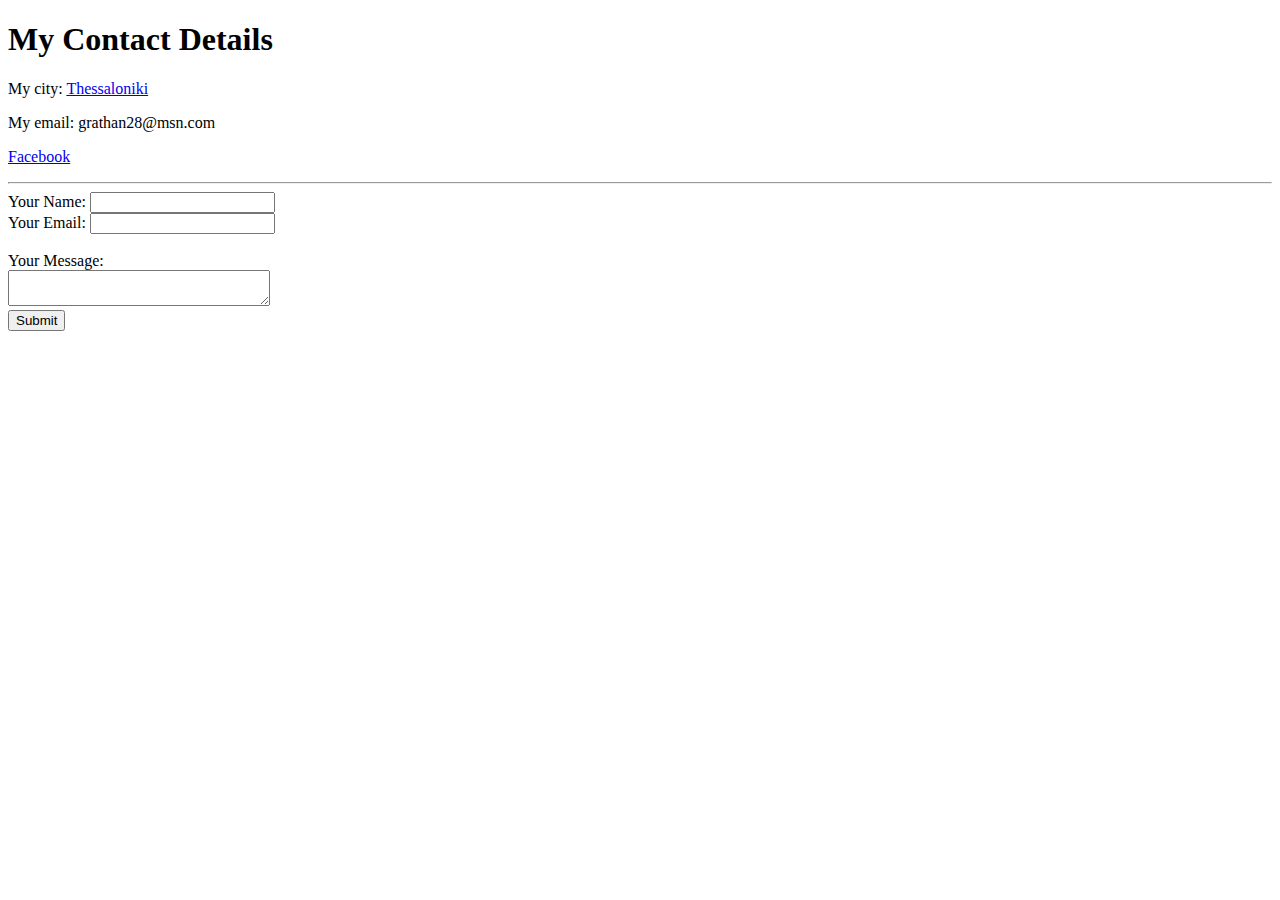
<file: Contact-me.html>
<!DOCTYPE html>
<html lang="en" dir="ltr">
  <head>
    <meta charset="utf-8">
    <title></title>
  </head>
  <body>
    <h1>My Contact Details</h1>
    <p>
      My city: <a href="https://en.wikipedia.org/wiki/Thessaloniki">Thessaloniki</a>
      </p>
      <p>
        My email: grathan28@msn.com
        </p>
        <p>
          <a href="https://www.facebook.com">Facebook</a>
          </p>
          <hr />

        <form action="mailto:grathan28@msn.com" method="post" enctype="text/plain">
          <label>Your Name:</label>
          <input type="text" name="yourName" value="" />
          <br />
          <label>Your Email:</label>
          <input type="email" name="yourEmail" value="" />
          <br /><br />
          <label>Your Message:</label><br />
          <textarea name="yourMessage" row="10" cols="30"></textarea><br />
          <input type="submit" name="" />
        </form>

  </body>
</html>
</file>
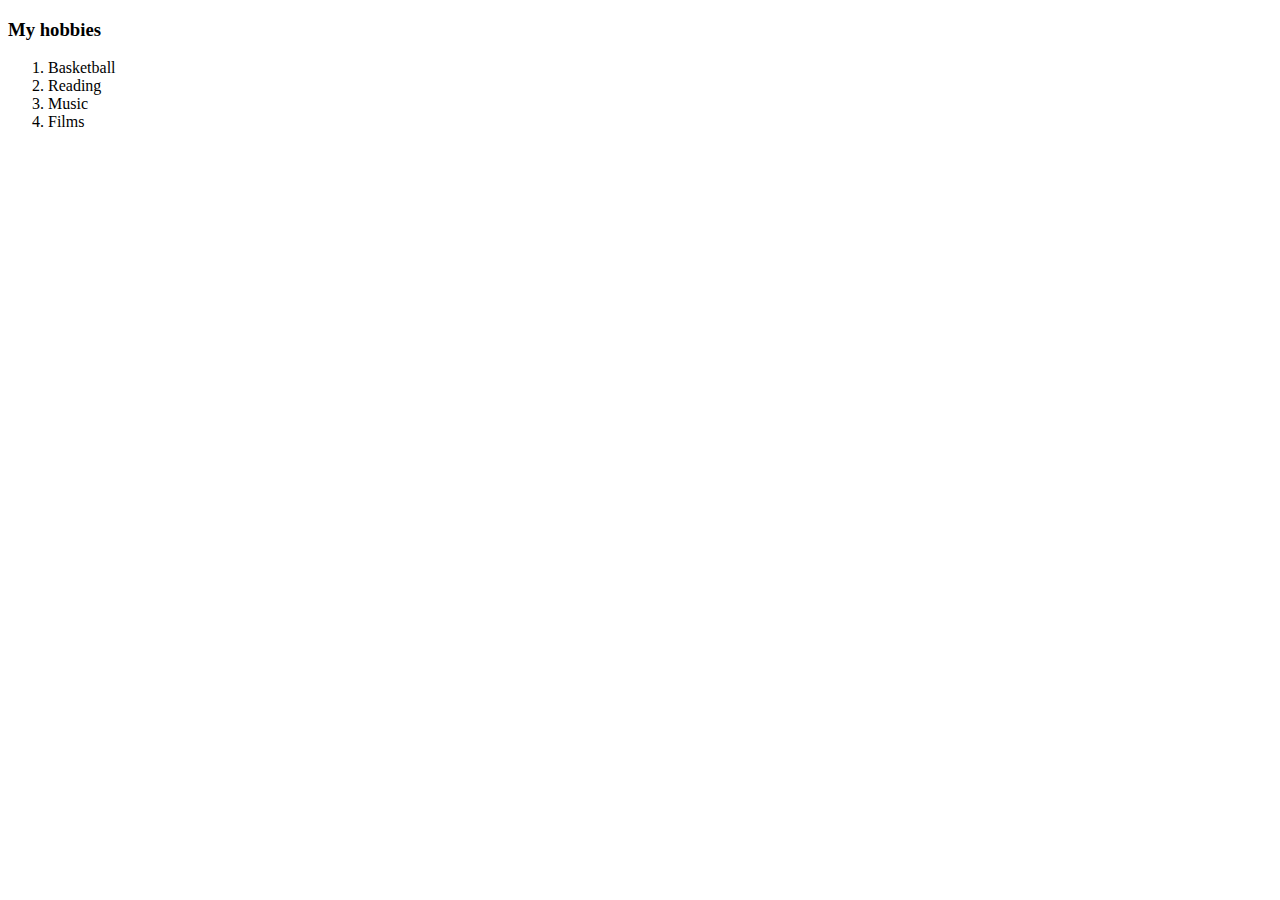
<file: hobbies.html>
<!DOCTYPE html>
<html lang="en" dir="ltr">

<head>
  <meta charset="utf-8">
  <title>My hobbies</title>
</head>

<body>
  <h3>My hobbies</h3>
  <ol>
    <li>
      Basketball
    </li>
    <li>
      Reading
    </li>
    <li>
      Music
    </li>
    <li>
      Films
    </li>
  </ol>
</body>

</html>
</file>
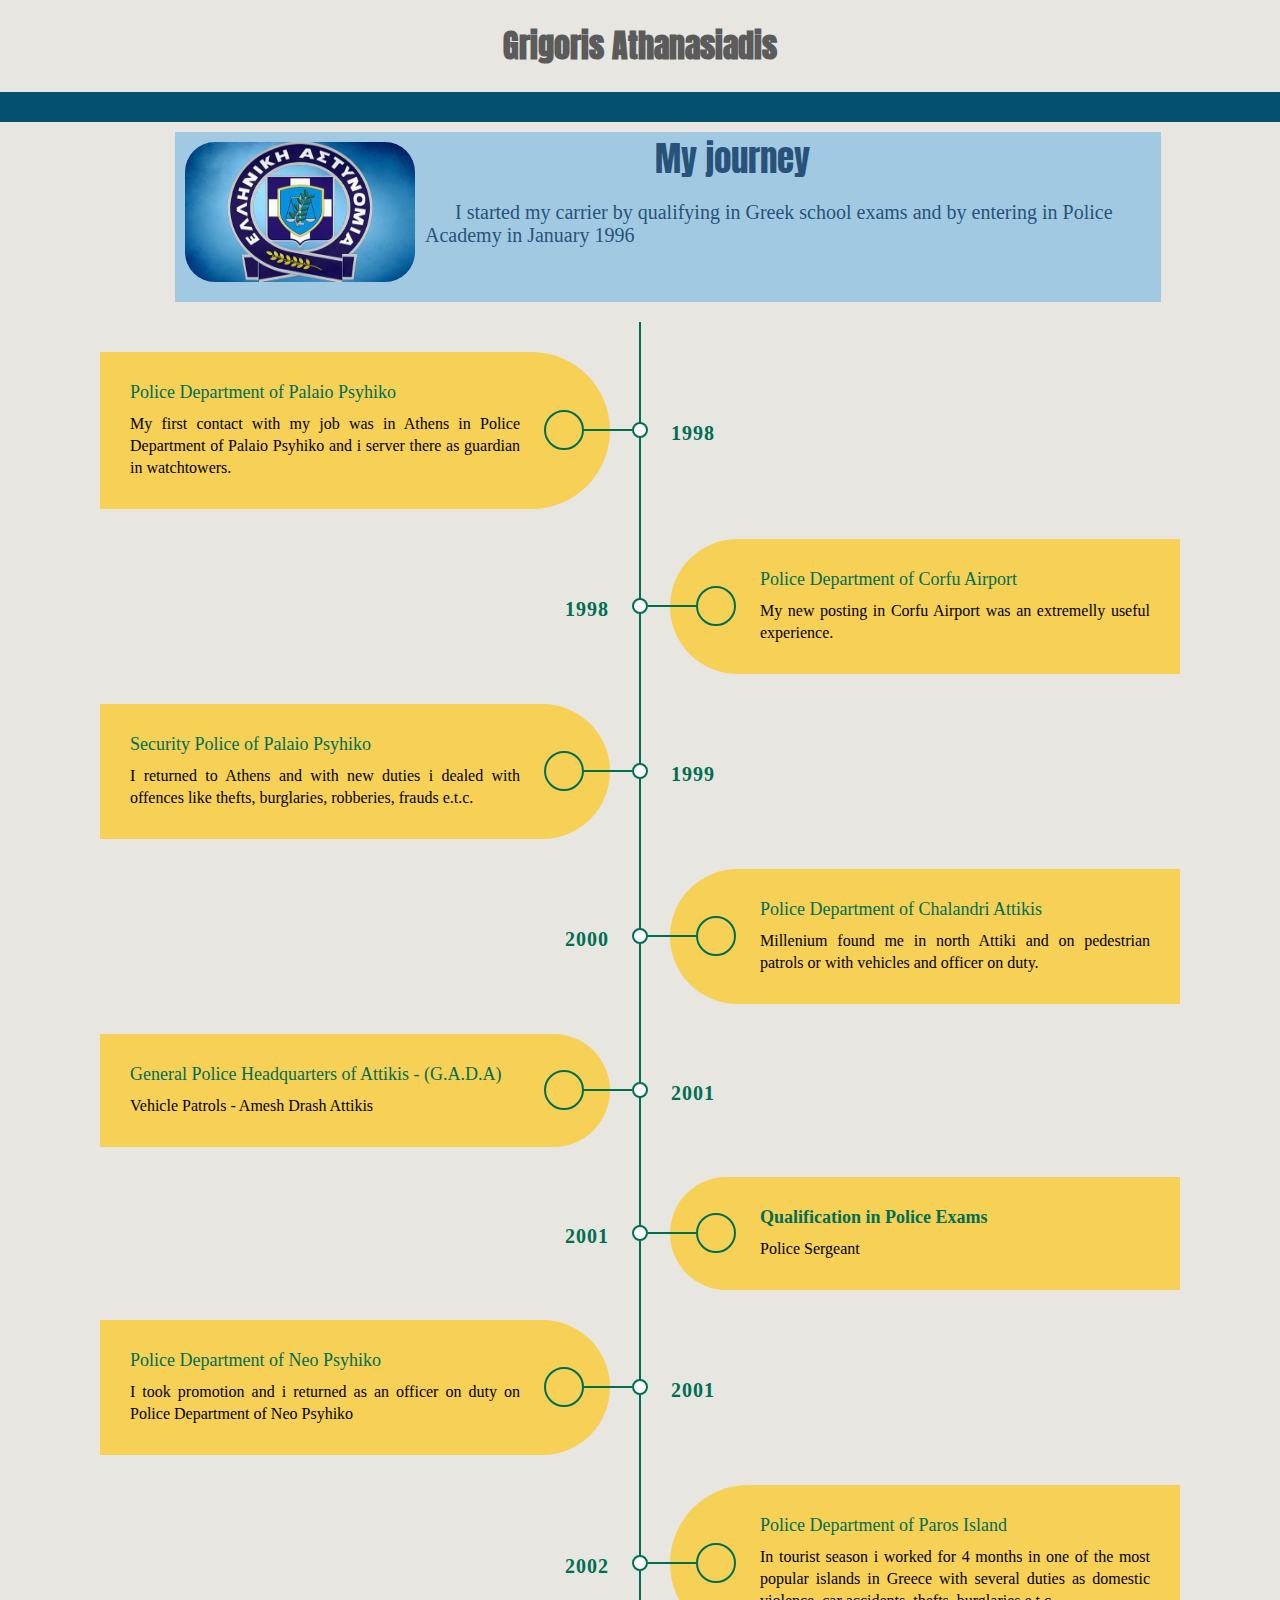
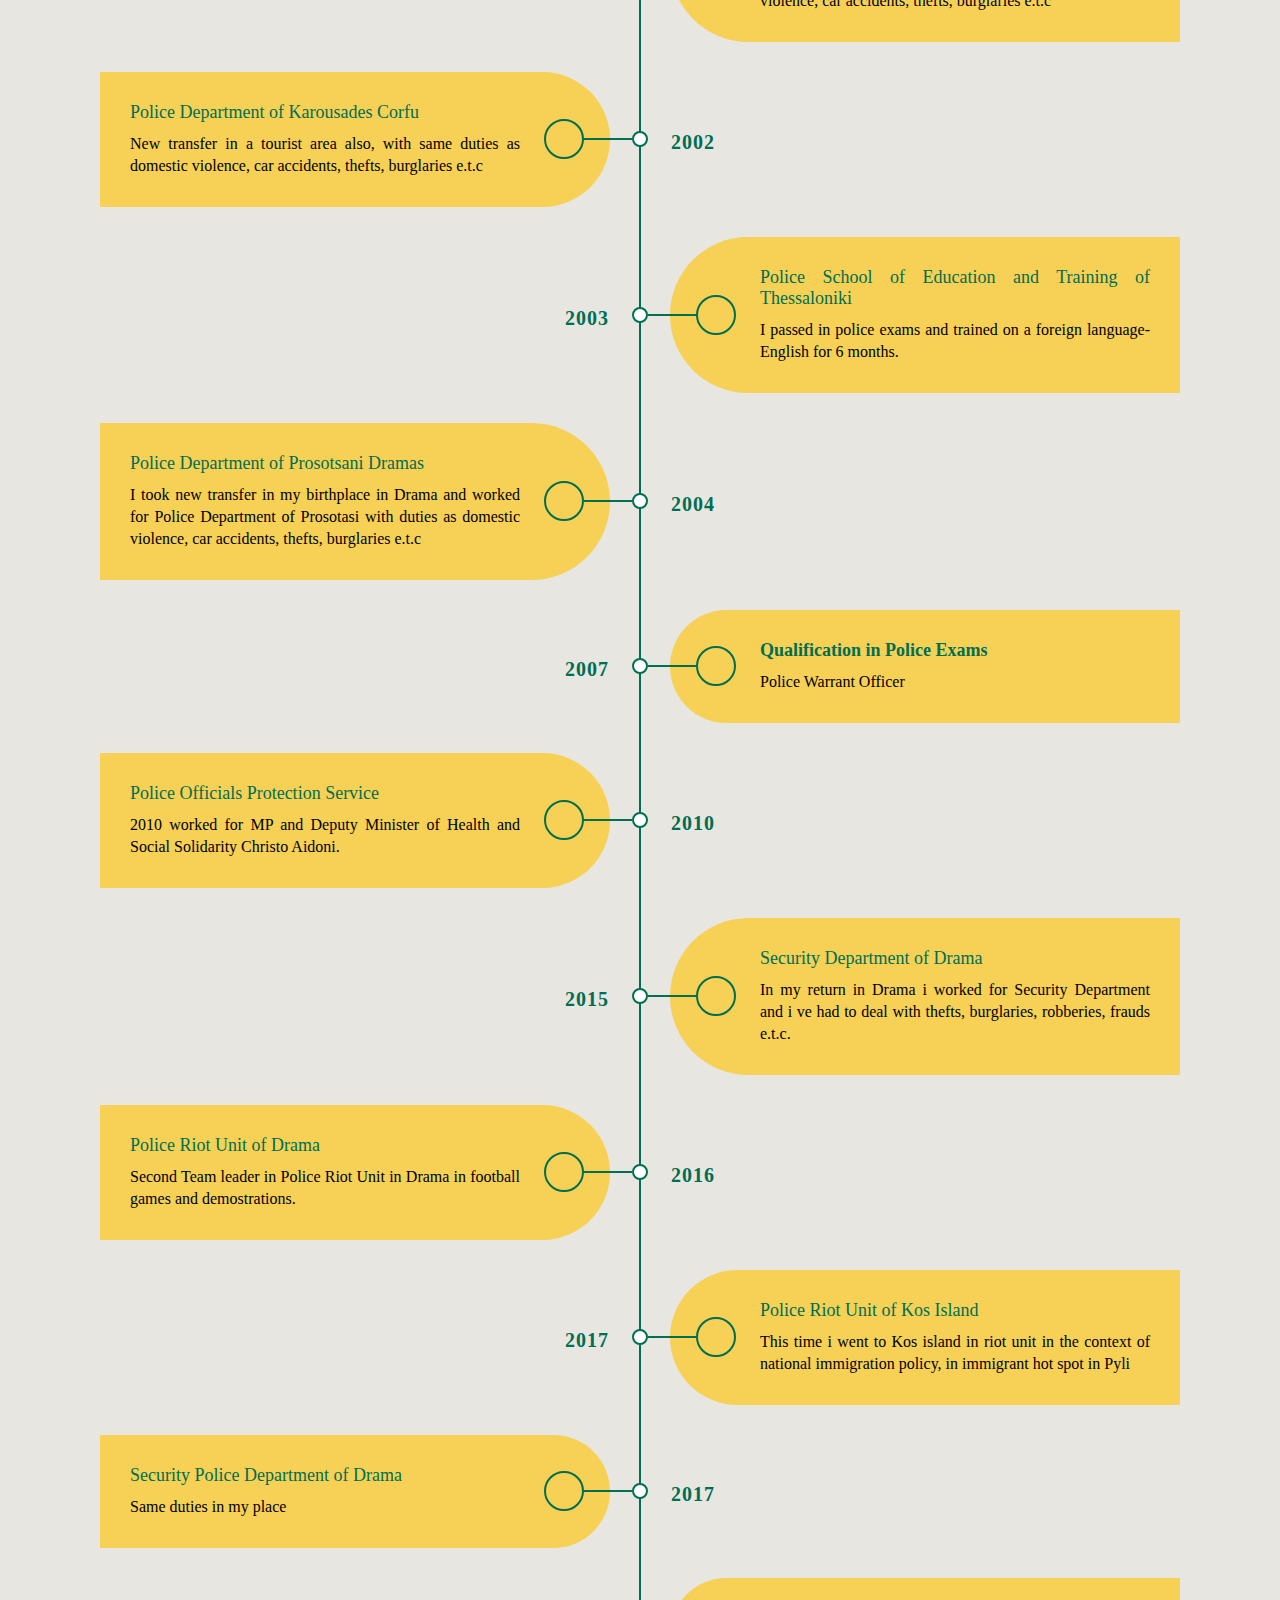
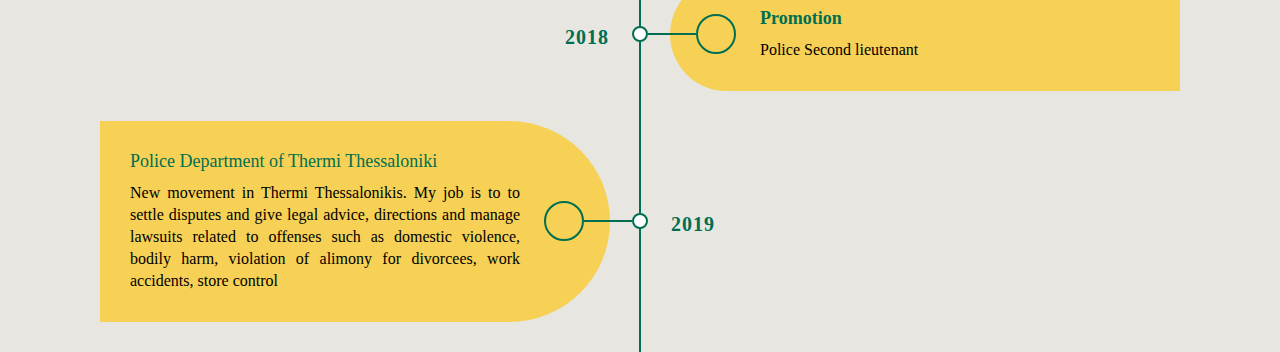
<file: work-exp.html>
<!DOCTYPE html>
<html lang="en" dir="ltr">
  <head>
    <meta charset="utf-8">
    <title>Grigoris Athanasiadis</title>
    <link rel="stylesheet" href="css/work-exp.css">
    <link rel="icon" href="favicon.ico">
    <link rel="preconnect" href="https://fonts.gstatic.com">
    <link href="https://fonts.googleapis.com/css2?family=Anton&family=Merriweather&family=Merriweather+Sans&family=Oswald:wght@300;400&display=swap" rel="stylesheet">
  </head>
  <body>
<div class="top-bar">
  <h1>Grigoris Athanasiadis</h1>
</div>
<div class="my-journey">
  <img class="pol" src="images/greek-police1.jpg" alt="Police">
  <span class= "title" >My journey</span>
  <p><span class="my-words">  I started my carrier by qualifying in Greek school exams and by entering
    in Police Academy in January 1996</span>

  </p>
  </div>
  <div class="timeline">
  <div class="container left">
    <div class="date">1998 </div>
    <i class="icon fa fa-home"></i>
    <div class="content">
      <h2>Police Department of Palaio Psyhiko</h2>
      <p>
        My first contact with my job was in Athens in Police Department of Palaio Psyhiko and i server there as guardian in watchtowers.
      </p>
    </div>
  </div>
  <div class="container right">
    <div class="date">1998</div>
    <i class="icon fa fa-gift"></i>
    <div class="content">
      <h2>Police Department of Corfu Airport</h2>
      <p>
        My new posting in Corfu Airport was an extremelly useful experience.
      </p>
    </div>
  </div>
  <div class="container left">
    <div class="date">1999</div>
    <i class="icon fa fa-user"></i>
    <div class="content">
      <h2>Security Police of Palaio Psyhiko</h2>
      <p>
        I returned to Athens and with new duties i dealed with offences like thefts, burglaries, robberies, frauds e.t.c.
      </p>
    </div>
  </div>
  <div class="container right">
    <div class="date">2000</div>
    <i class="icon fa fa-running"></i>
    <div class="content">
      <h2>Police Department of Chalandri Attikis</h2>
      <p>
        Millenium found me in north Attiki and on pedestrian patrols or with vehicles and officer on duty.
      </p>
    </div>
  </div>
  <div class="container left">
    <div class="date">2001</div>
    <i class="icon fa fa-cog"></i>
    <div class="content">
      <h2>General Police Headquarters of Attikis - (G.A.D.A)</h2>
      <p>
        Vehicle Patrols - Amesh Drash Attikis
      </p>
    </div>
  </div>
  <div class="container right">
    <div class="date">2001</div>
    <i class="icon fa fa-certificate"></i>
    <div class="content">
      <h2><strong>Qualification in Police Exams</strong></h2>
      <p>
        Police Sergeant
      </p>
    </div>
  </div>
  <div class="container left">
    <div class="date">2001</div>
    <i class="icon fa fa-cog"></i>
    <div class="content">
      <h2>Police Department of Neo Psyhiko</h2>
      <p>
        I took promotion and i returned as an officer on duty on Police Department of Neo Psyhiko
      </p>
    </div>
  </div>
  <div class="container right">
    <div class="date"><strong>2002</strong></div>
    <i class="icon fa fa-certificate"></i>
    <div class="content">
      <h2>Police Department of Paros Island</h2>
      <p>
        In tourist season i worked for 4 months in one of the most popular islands in Greece with several duties as
        domestic violence, car accidents, thefts, burglaries e.t.c
      </p>
    </div>
  </div>
  <div class="container left">
    <div class="date"><strong>2002</strong></div>
    <i class="icon fa fa-certificate"></i>
    <div class="content">
      <h2>Police Department of Karousades Corfu</h2>
      <p>
        New transfer in a tourist area also, with same duties  as
        domestic violence, car accidents, thefts, burglaries e.t.c
      </p>
    </div>
  </div>
  <div class="container right">
    <div class="date"><strong>2003</strong></div>
    <i class="icon fa fa-certificate"></i>
    <div class="content">
      <h2>Police School of Education and Training of Thessaloniki</h2>
      <p>
        I passed in police exams and trained on a foreign language-English for 6 months.
      </p>
    </div>
  </div>
  <div class="container left">
    <div class="date"><strong>2004</strong></div>
    <i class="icon fa fa-certificate"></i>
    <div class="content">
      <h2>Police Department of Prosotsani Dramas</h2>
      <p>
        I took new transfer in my birthplace in Drama and worked for Police Department of Prosotasi with duties as
        domestic violence, car accidents, thefts, burglaries e.t.c
      </p>
    </div>
  </div>
  <div class="container right">
    <div class="date"><strong>2007</strong></div>
    <i class="icon fa fa-certificate"></i>
    <div class="content">
      <h2><strong>Qualification in Police Exams</strong></h2>
      <p>
        Police Warrant Officer
      </p>
    </div>
  </div>
  <div class="container left">
    <div class="date"><strong>2010</strong></div>
    <i class="icon fa fa-certificate"></i>
    <div class="content">
      <h2>Police Officials Protection Service</h2>
      <p>
        2010 worked for MP and Deputy Minister of Health and Social Solidarity Christo Aidoni.
      </p>
    </div>
  </div>
  <div class="container right">
    <div class="date"><strong>2015</strong></div>
    <i class="icon fa fa-certificate"></i>
    <div class="content">
      <h2>Security Department of Drama</h2>
      <p>
        In my return in Drama i worked for Security Department and i ve had to deal with thefts, burglaries, robberies, frauds e.t.c.
      </p>
    </div>
  </div>
  <div class="container left">
    <div class="date"><strong>2016</strong></div>
    <i class="icon fa fa-certificate"></i>
    <div class="content">
      <h2>Police Riot Unit of Drama</h2>
      <p>
      Second Team leader in Police Riot Unit in Drama in football games and demostrations.
      </p>
    </div>
  </div>
  <div class="container right">
    <div class="date"><strong>2017</strong></div>
    <i class="icon fa fa-certificate"></i>
    <div class="content">
      <h2>Police Riot Unit of Kos Island</h2>
      <p>
        This time i went to Kos island in riot unit in the context of national immigration policy, in immigrant hot spot in Pyli
      </p>
    </div>
  </div>
  <div class="container left">
    <div class="date"><strong>2017</strong></div>
    <i class="icon fa fa-certificate"></i>
    <div class="content">
      <h2>Security Police Department of Drama</h2>
      <p>
        Same duties in my place
      </p>
    </div>
  </div>
  <div class="container right">
    <div class="date"><strong>2018</strong></div>
    <i class="icon fa fa-certificate"></i>
    <div class="content">
      <h2><strong>Promotion</strong></h2>
      <p>
        Police Second lieutenant
      </p>
    </div>
  </div>
  <div class="container left">
    <div class="date"><strong>2019</strong></div>
    <i class="icon fa fa-certificate"></i>
    <div class="content">
      <h2>Police Department of Thermi Thessaloniki</h2>
      <p>
        New movement in Thermi Thessalonikis. My job is to
        to settle disputes and give legal advice, directions and manage lawsuits related to offenses
        such as domestic violence, bodily harm, violation of alimony for divorcees, work accidents, store control
      </p>
    </div>
  </div>
</div>

  </body>
</html>
</file>
<file: css/work-exp.css>
h1{
  font-family: Anton, sans-serif;
  color:#5b5b5b;
}

.top-bar{
  text-align: center;
  border-bottom: solid;
  border-width: 30px;
  color:#03506f;
}

.pol{
  margin-top:10px;
  margin-left: 10px;
  margin-right: 10px;
  width:230px;
  height:140px;
  border-radius: 30px;;
  float:left;
}

.my-words{
  margin-left: 30px;
  color:#28527a;
  font-size: 20px;
}

.my-journey{
  margin: 10px 30px 20px 175px;
  height:170px;
  width:77%;
  background-color: #a1cae2;

}

.title {
  margin-top:45px;
  margin-left: 230px;
  font-family: Anton, sans-serif;
  color:#28527a;
  font-size:35px;
  text-align: center;

}

*,
*::before,
*::after {
  box-sizing: border-box;
}

body {
  margin: 0;
  background: #e7e6e1;
}

.timeline {
  position: relative;
  width: 100%;
  max-width: 1140px;
  margin: 0 auto;
  padding: 15px 0;
}

.timeline::after {
  content: '';
  position: absolute;
  width: 2px;
  background: #006E51;
  top: 0;
  bottom: 0;
  left: 50%;
  margin-left: -1px;
}

.container {
  padding: 15px 30px;
  position: relative;
  background: inherit;
  width: 50%;
}

.container.left {
  left: 0;
}

.container.right {
  left: 50%;
}

.container::after {
  content: '';
  position: absolute;
  width: 16px;
  height: 16px;
  top: calc(50% - 8px);
  right: -8px;
  background: #ffffff;
  border: 2px solid #006E51;
  border-radius: 16px;
  z-index: 1;
}

.container.right::after {
  left: -8px;
}

.container::before {
  content: '';
  position: absolute;
  width: 50px;
  height: 2px;
  top: calc(50% - 1px);
  right: 8px;
  background: #006E51;
  z-index: 1;
}

.container.right::before {
  left: 8px;
}

.container .date {
  position: absolute;
  display: inline-block;
  top: calc(50% - 8px);
  text-align: center;
  font-size: 20px;
  font-weight: bold;
  color: #006E51;
  text-transform: uppercase;
  letter-spacing: 1px;
  z-index: 1;
}

.container.left .date {
  right: -75px;
}

.container.right .date {
  left: -75px;
}

.container .icon {
  position: absolute;
  display: inline-block;
  width: 40px;
  height: 40px;
  padding: 9px 0;
  top: calc(50% - 20px);
  background: #F6D155;
  border: 2px solid #006E51;
  border-radius: 40px;
  text-align: center;
  font-size: 18px;
  color: #006E51;
  z-index: 1;
}

.container.left .icon {
  right: 56px;
}

.container.right .icon {
  left: 56px;
}

.container .content {
  padding: 30px 90px 30px 30px;
  background: #F6D155;
  position: relative;
  border-radius: 0 500px 500px 0;
  text-align: justify;
}

.container.right .content {
  padding: 30px 30px 30px 90px;
  border-radius: 500px 0 0 500px;
}

.container .content h2 {
  margin: 0 0 10px 0;
  font-size: 18px;
  font-weight: normal;
  color: #006E51;
}

.container .content p {
  margin: 0;
  font-size: 16px;
  line-height: 22px;
  color: #000000;
}

@media (max-width: 767.98px) {
  .timeline::after {
    left: 90px;
  }

  .container {
    width: 100%;
    padding-left: 120px;
    padding-right: 30px;
  }

  .container.right {
    left: 0%;
  }

  .container.left::after,
  .container.right::after {
    left: 82px;
  }

  .container.left::before,
  .container.right::before {
    left: 100px;
    border-color: transparent #006E51 transparent transparent;
  }

  .container.left .date,
  .container.right .date {
    right: auto;
    left: 15px;
  }

  .container.left .icon,
  .container.right .icon {
    right: auto;
    left: 146px;
  }

  .container.left .content,
  .container.right .content {
    padding: 30px 30px 30px 90px;
    border-radius: 500px 0 0 500px;
  }
}
</file>
